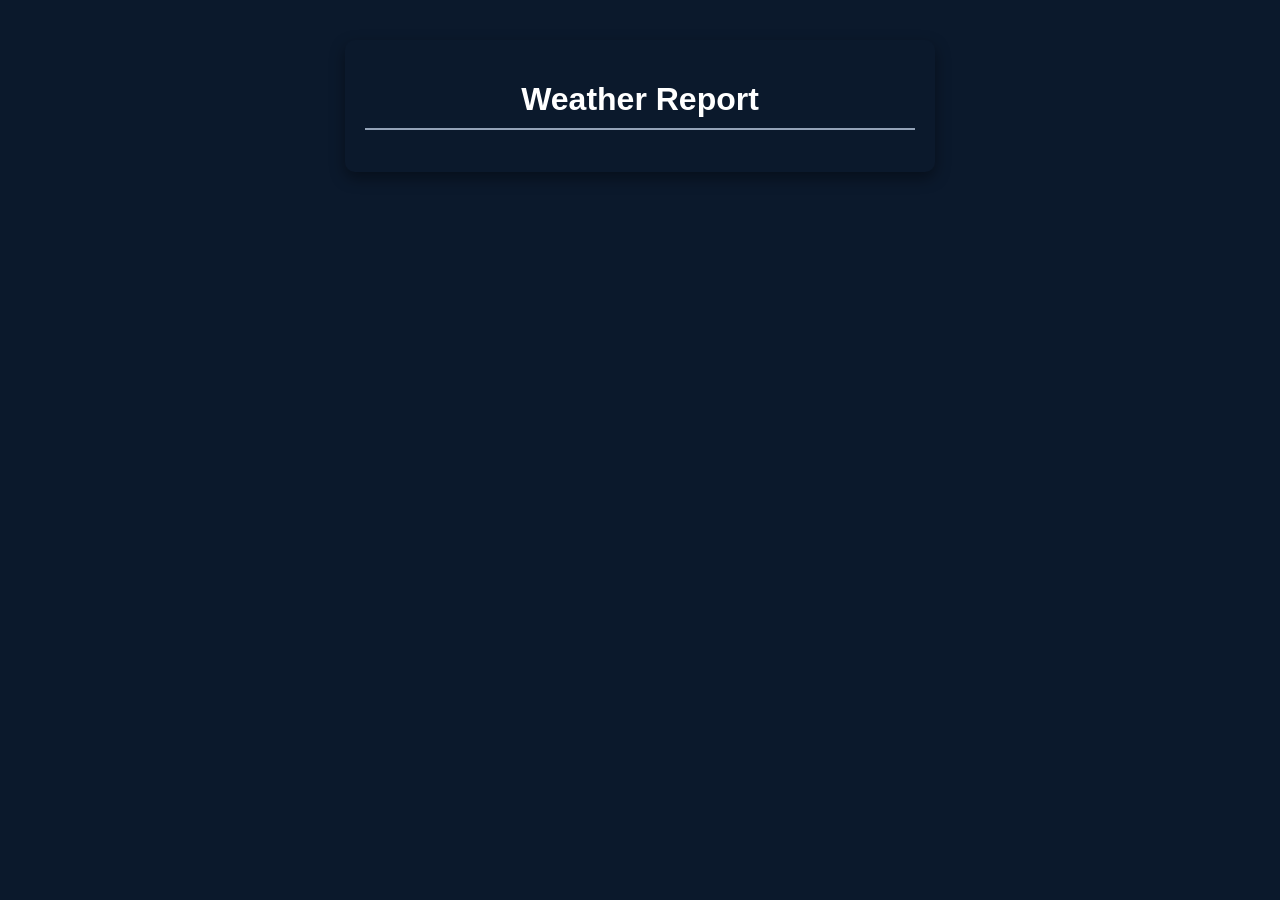
<file: final.html>
<!DOCTYPE html>
<html lang="en">
<head>
    <meta charset="UTF-8">
    <meta name="viewport" content="width=device-width, initial-scale=1.0">
    <title>Weather Report</title>
    <link rel="stylesheet" href="final.css"> 
</head>
<body>
    <h1>Weather Report</h1>
    <div id="report"></div>
    
    <script src="final.js"></script>
</body>
</html>
</file>
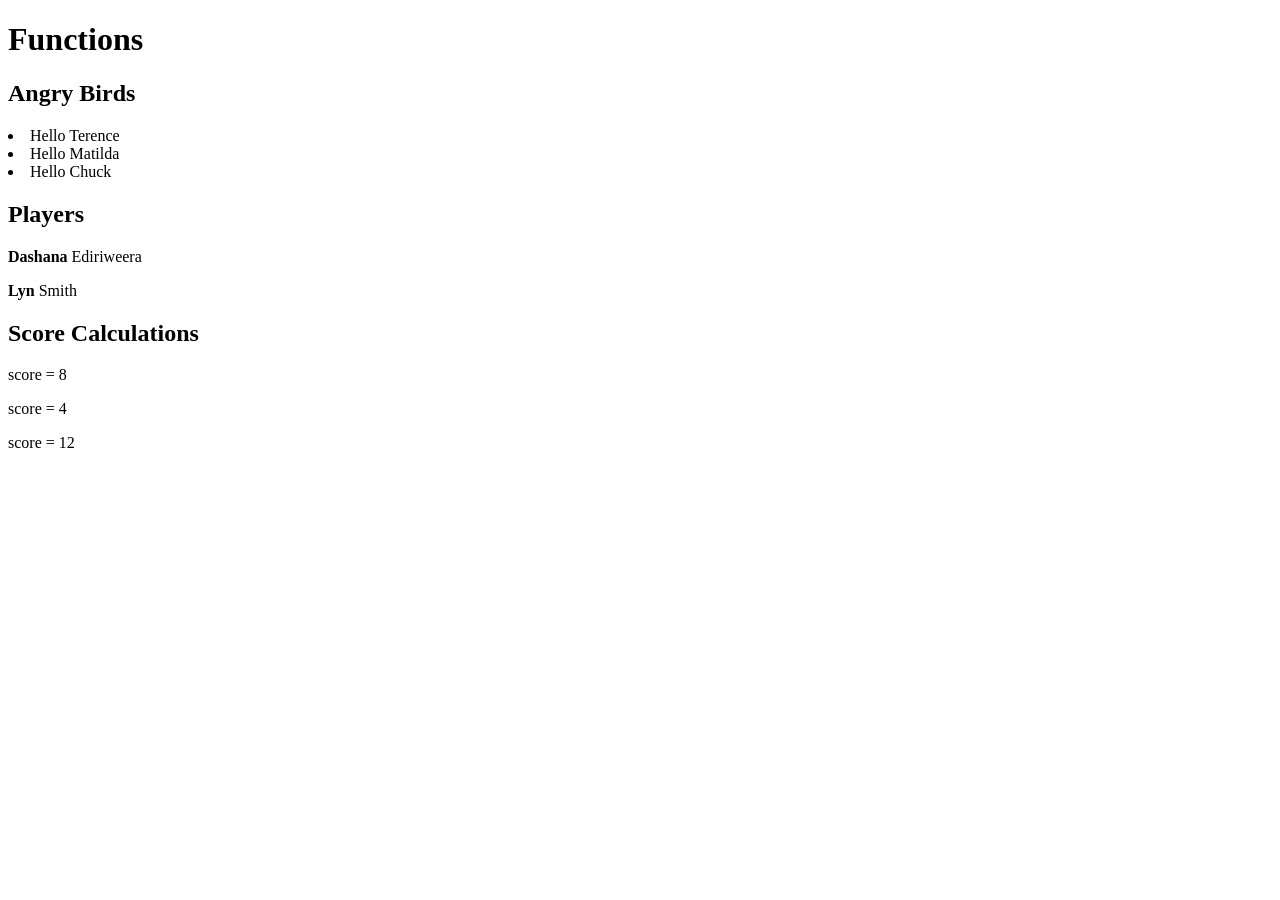
<file: functions.html>
<!DOCTYPE html>
<html lang="en">
<head>
    <meta charset="UTF-8">
    <meta name="viewport" content="width=device-width, initial-scale=1.0">
    <title>Document</title>
</head>
<body>

    <h1>Functions</h1>

    <h2>Angry Birds</h2>
    <div id="birds">

    </div>

    <h2>Players</h2>
    <div id="players">

    </div>

    <h2>Score Calculations</h2>
    <div id="results">
        
    </div>

    <script src="funtions.js"></script>
    
</body>
</html>
</file>
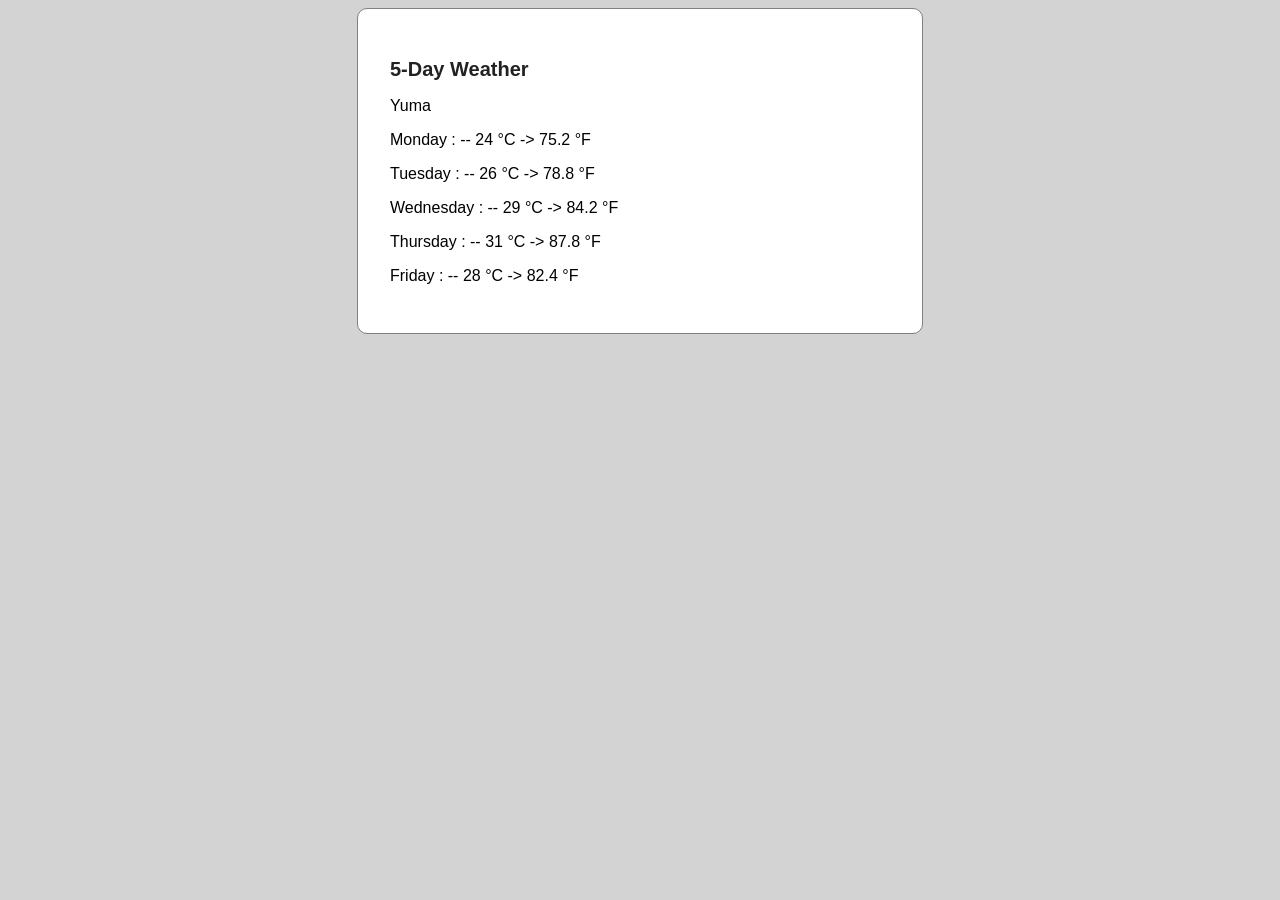
<file: assignment2/assignment2.html>
<!DOCTYPE html>
<html lang="en">
<head>
    <meta charset="UTF-8">
    <meta name="viewport" content="width=device-width, initial-scale=1.0">
    <link rel="stylesheet" href="assignment2.css">
    <title>Weather Forecast</title>
</head>
<body>
    <div class="container">
        <h2>5-Day Weather</h2>
        
        <div id="forecast">

        </div>
    </div>

    
    <script src="assignment2.js"></script>
</body>
</html>
</file>
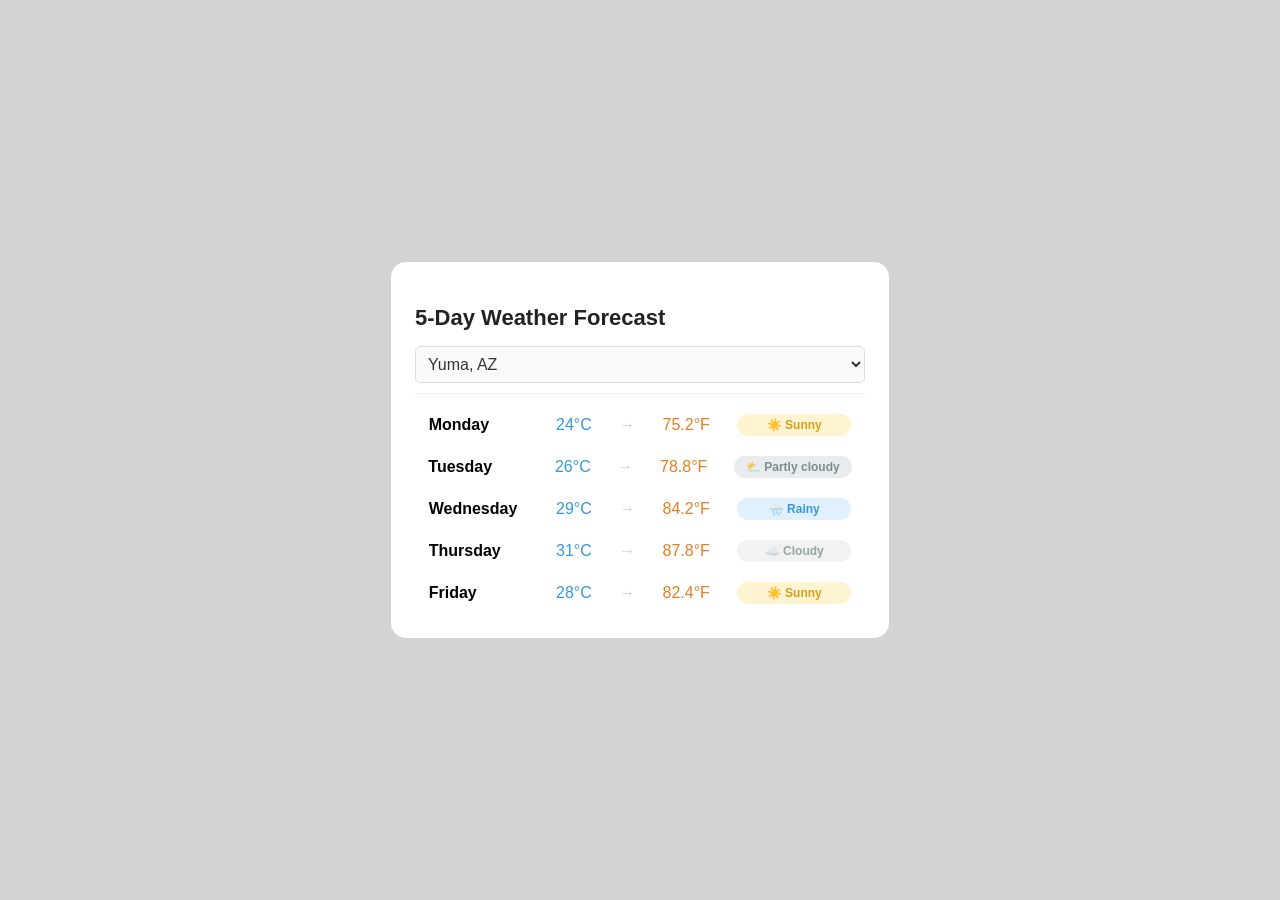
<file: assignment2/assignment2_plus.html>
<!DOCTYPE html>
<html lang="en">
<head>
    <meta charset="UTF-8"> 
    <meta name="viewport" content="width=device-width, initial-scale=1.0"> 
    <link rel="stylesheet" href="assignment2_plus.css"> 
    <title>Weather Forecast</title>
</head>
<body>
    <div class="container">
        <h2>5-Day Weather Forecast</h2> 

        <select id="location-selector">
            <option value="Yuma, AZ">Yuma, AZ</option>
            <option value="San Diego, CA">San Diego, CA</option>
            <option value="Phoenix, AZ">Phoenix, AZ</option>
        </select>

        <!-- <p id="current-location" class="location">Yuma, AZ</p> <hr>  -->
         <!-- Removed... seemed redundant with dropdown -->

         <hr> 

            <div id="forecast-container">

            </div>
    </div>

    <script src="assignment2_plus.js"></script>
</body>
</html>
</file>
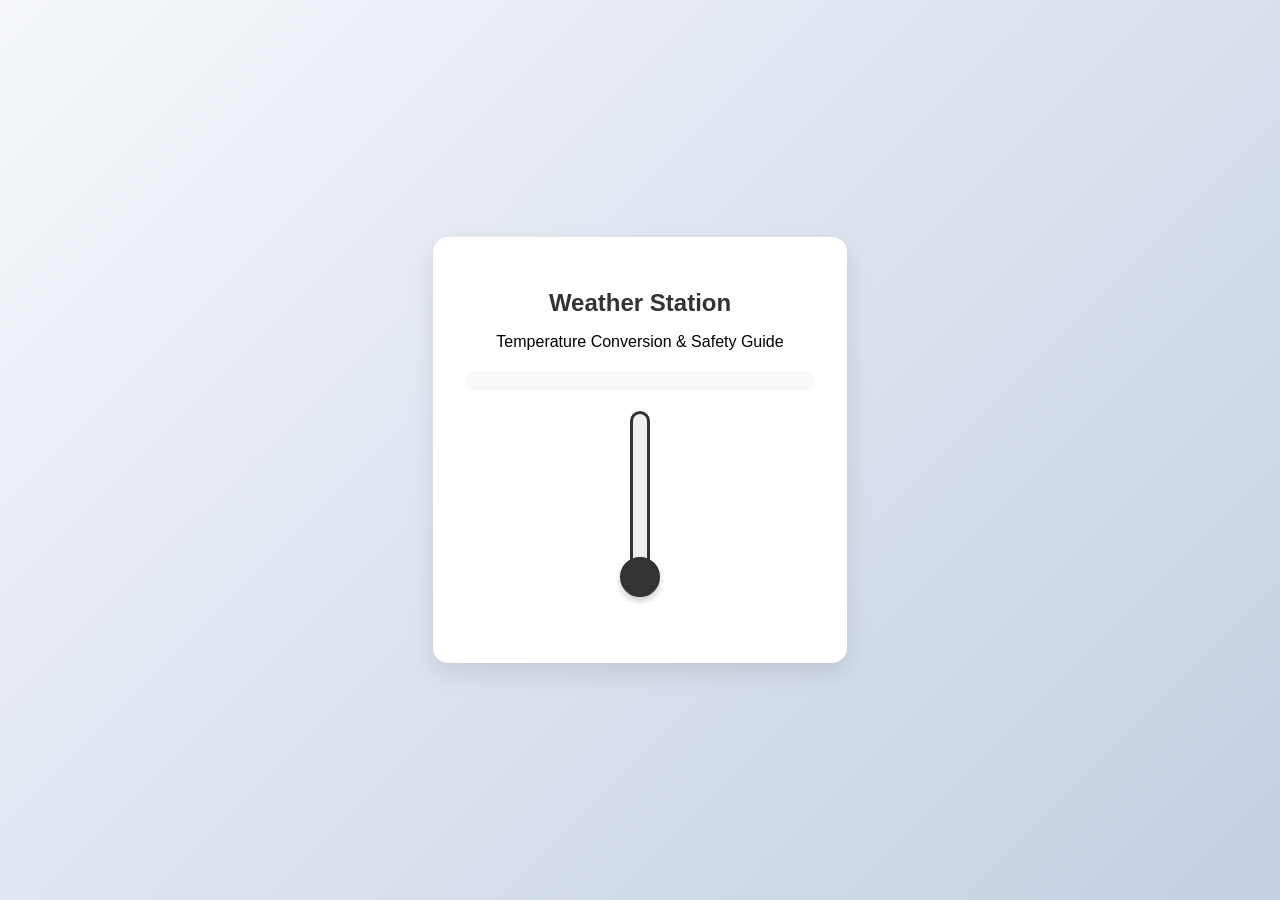
<file: assignment3/assignment3.html>
<!DOCTYPE html>
<html lang="en">
<head>
    <meta charset="UTF-8">
    <meta name="viewport" content="width=device-width, initial-scale=1.0">
    <link rel="stylesheet" href="assignment3.css">
    <title>Station Temp Converter</title>
</head>
<body>
    <div class="container">
        <h2>Weather Station</h2>
        <p>Temperature Conversion & Safety Guide</p>

        <div id="results">
            </div>

        <div id="advice" class="advice-text"></div>

        <div class="thermometer-container">
            <div class="thermometer-tube">
                <div id="mercury" class="mercury"></div>
            </div>
            <div class="thermometer-bulb"></div>
        </div>
    </div>

    <script src="assignment3.js"></script>
</body>
</html>
</file>
<file: final.css>
body {
    font-family: 'Segoe UI', Tahoma, Geneva, Verdana, sans-serif;
    background-color: #0b192c; 
    color: #f8fafc;
    max-width: 550px; 
    margin: 40px auto;
    padding: 20px;
    border-radius: 10px;
    box-shadow: 0 6px 15px rgba(0, 0, 0, 0.4);
}

h1 {
    text-align: center;
    color: #ffffff;
    border-bottom: 2px solid #94a3b8; 
    padding-bottom: 10px;
}

ul {
    list-style-type: none;
    padding: 15px;
    background-color: #1e293b; 
    border-radius: 8px;
    box-shadow: 0 4px 6px rgba(0,0,0,0.2);
}

li {
    background: #334155; 
    margin: 8px 0;
    padding: 12px 15px;
    border-radius: 5px;
    border-left: 5px solid #94a3b8; 
    
    /* Default Desktop Grid Layout */
    display: grid;
    grid-template-columns: 100px 1fr 100px; 
    grid-template-areas: "day temp label";
    align-items: center;

    /* Adds hover effects */
    transition: transform 0.2s ease, background-color 0.2s ease, box-shadow 0.2s ease;
    cursor: default; /* Optional: change to 'pointer' if you want it to look clickable */
}

/* The Hover Effect */
li:hover {
    background-color: #3f516b; /* Slightly lighter gray-blue */
    transform: scale(1.02); /* Zooms the row in just a tiny bit */
    box-shadow: 0 4px 8px rgba(0, 0, 0, 0.3); /* Adds a shadow behind the floating row */
    border-left-color: #f8fafc; /* Brightens the accent bar on the left */
}

/* Assigning Grid Areas */
.day-name { grid-area: day; text-align: left; }
.temp-values { grid-area: temp; text-align: center; }
.label { grid-area: label; text-align: right; }

/* Label Colors */
.hot {
    color: #ff8787; 
    font-weight: bold;
}

.comfortable {
    color: #4ade80;
    font-weight: bold;
}

.cold {
    color: #7dd3fc;
    font-weight: bold;
}

.stats {
    margin-top: 20px;
    padding: 15px;
    background-color: #1e293b; 
    border-left: 5px solid #94a3b8;
    border-radius: 5px;
    box-shadow: 0 4px 6px rgba(0,0,0,0.2);
}

.stats p {
    margin: 8px 0;
    font-size: 1.05em;
}

/* responsive design */
@media (max-width: 500px) {
    body {
        margin: 15px;
        padding: 15px;
    }

    li {
        grid-template-columns: 1fr 1fr;
        grid-template-areas: 
            "day label"
            "temp temp";
        gap: 8px;
    }

    .day-name { text-align: left; }
    .label { text-align: right; }

    .temp-values { 
        text-align: left;
        font-size: 0.95em;
        color: #cbd5e1; 
    }

    .stats p {
        font-size: 0.95em; 
    }
}
</file>
<file: assignment2/assignment2.css>
body{
    font-family: Arial, Helvetica, sans-serif;
    background-color: lightgray;
    display: flex;
    justify-content: center;
}
.container{
    background-color: white;
    width: 500px;
    border: 1px solid gray;
    padding: 2rem;
    border-radius: 10px;
}
h2{
    font-size: 20px;
    font-weight: 700;
    color: #222222;
    margin-bottom: 5px;
}
</file>
<file: assignment2/assignment2_plus.css>
#location-selector {
    width: 100%;
    padding: 8px;
    margin-top: 10px;
    border-radius: 5px;
    border: 1px solid #ddd;
    font-size: 16px;
    background-color: #fafafa;
    color: #333;
    outline: none;
    cursor: pointer;
}
#location-selector:hover {
    border-color: #3498db;
}

body {
    font-family: Arial, Helvetica, sans-serif;
    background-color: lightgray; 
    display: flex;
    justify-content: center; 
    align-items: center;    
    height: 100vh;          
    margin: 0;
}

.container {
    background-color: white;
    width: 450px;
    padding: 1.5rem;
    border-radius: 15px; 
}

h2 {
    font-size: 22px;
    font-weight: 700;
    margin-bottom: 5px;
    color: #222222;
}

/* .location {
    color: #888;
    margin-top: 5px;
    font-size: 18px;
} */


hr {
    border: 0;
    border-top: 1px solid #eee;
    margin: 10px 0;
}

.forecast-row {
    display: flex;
    justify-content: space-around; 
    align-items: center;            
    padding: 10px 0;
}

.day {
    font-weight: bold;
    width: 100px; 
}

.celsius { 
    color: #3498db; 
    font-weight: 500; 
}

.arrow { 
    color: #ccc; 
}

.fahrenheit { 
    color: #e67e22; 
    font-weight: 500; 
} 

.badge {
    display: inline-flex;
    align-items: center;
    gap: 5px;
    padding: 4px 12px;
    border-radius: 20px;
    font-size: 12px;
    font-weight: bold;
    min-width: 90px;
    text-align: center;
    justify-content: center;
}

/* Dynamic Badge Colors */
.Sunny { 
    background-color: #fff4d1; 
    color: #d4a017; 
}

.Partly-cloudy { 
    background-color: #e8ecef; 
    color: #7f8c8d; 
}

.Rainy { 
    background-color: #e1f0ff; 
    color: #3498db; 
}

.Cloudy { 
    background-color: #f2f2f2; 
    color: #95a5a6; 
}
</file>
<file: assignment3/assignment3.css>
body {
    font-family: 'Segoe UI', Tahoma, Geneva, Verdana, sans-serif;
    background: linear-gradient(135deg, #f5f7fa 0%, #c3cfe2 100%);
    display: flex;
    justify-content: center;
    align-items: center;
    height: 100vh;
    margin: 0;
}

.container {
    background: white;
    padding: 2rem;
    border-radius: 15px;
    box-shadow: 0 10px 25px rgba(0,0,0,0.1);
    text-align: center;
    width: 350px;
}

h2 { color: #333; margin-bottom: 0.5rem; }

#results {
    font-size: 1.2rem;
    margin: 20px 0;
}

/* Advice styling */
.advice-text {
    font-style: italic;
    font-size: 0.9rem;
    color: #666;
    margin-bottom: 20px;
    padding: 10px;
    border-radius: 8px;
    background: #f9f9f9;
}

/* Updated Thermometer with depth */
.thermometer-container {
    width: 50px;
    height: 200px;
    margin: 20px auto;
    position: relative;
}

.thermometer-tube {
    width: 14px;
    height: 150px;
    background: #eee;
    border: 3px solid #333;
    border-radius: 10px 10px 0 0;
    margin: 0 auto;
    overflow: hidden;
    display: flex;
    flex-direction: column-reverse;
}

.mercury {
    width: 100%;
    transition: height 0.8s cubic-bezier(0.17, 0.67, 0.83, 0.67), background-color 0.5s;
}

.thermometer-bulb {
    width: 34px;
    height: 34px;
    background: #333;
    border: 3px solid #333;
    border-radius: 50%;
    margin: -10px auto 0;
    box-shadow: 0 4px 6px rgba(0,0,0,0.2);
}

#temp-output {
    font-weight: bold;
    font-size: 1.4rem; /* Makes the number slightly larger than the label */
}
</file>
